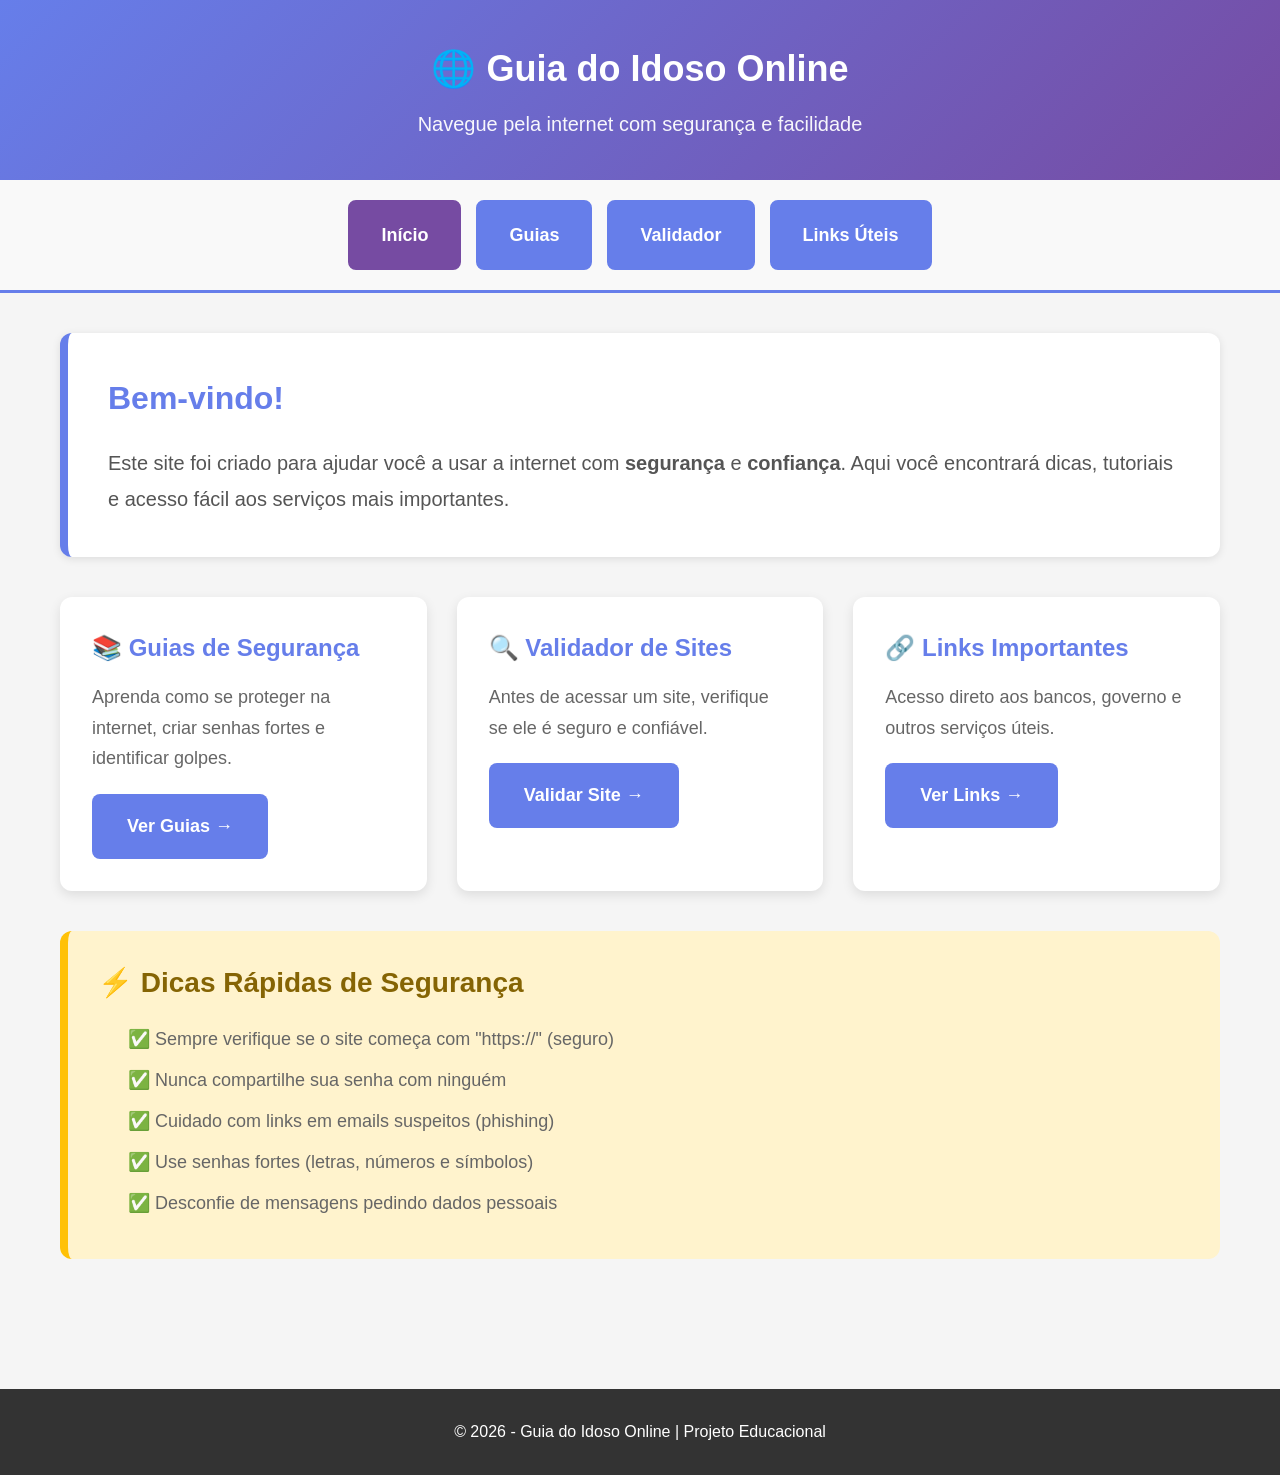
<file: index.html>
<!DOCTYPE html>
<html lang="pt-BR">
<head>
    <meta charset="UTF-8">
    <meta name="viewport" content="width=device-width, initial-scale=1.0">
    <title>Guia do Idoso Online</title>
    <link rel="stylesheet" href="css/style.css">
</head>
<body>
    <header>
        <h1>🌐 Guia do Idoso Online</h1>
        <p>Navegue pela internet com segurança e facilidade</p>
    </header>

    <nav class="menu-principal">
        <a href="index.html" class="menu-btn ativo">Início</a>
        <a href="guias.html" class="menu-btn">Guias</a>
        <a href="validador.html" class="menu-btn">Validador</a>
        <a href="links-uteis.html" class="menu-btn">Links Úteis</a>
    </nav>

    <main>
        <section class="secao-destaque">
            <h2>Bem-vindo!</h2>
            <p>
                Este site foi criado para ajudar você a usar a internet com <strong>segurança</strong> 
                e <strong>confiança</strong>. Aqui você encontrará dicas, tutoriais e acesso fácil 
                aos serviços mais importantes.
            </p>
        </section>

        <section class="cards-container">
            <div class="card">
                <h3>📚 Guias de Segurança</h3>
                <p>Aprenda como se proteger na internet, criar senhas fortes e identificar golpes.</p>
                <a href="guias.html" class="btn-grande">Ver Guias →</a>
            </div>

            <div class="card">
                <h3>🔍 Validador de Sites</h3>
                <p>Antes de acessar um site, verifique se ele é seguro e confiável.</p>
                <a href="validador.html" class="btn-grande">Validar Site →</a>
            </div>

            <div class="card">
                <h3>🔗 Links Importantes</h3>
                <p>Acesso direto aos bancos, governo e outros serviços úteis.</p>
                <a href="links-uteis.html" class="btn-grande">Ver Links →</a>
            </div>
        </section>

        <section class="dicas-rapidas">
            <h2>⚡ Dicas Rápidas de Segurança</h2>
            <ul>
                <li>✅ Sempre verifique se o site começa com "https://" (seguro)</li>
                <li>✅ Nunca compartilhe sua senha com ninguém</li>
                <li>✅ Cuidado com links em emails suspeitos (phishing)</li>
                <li>✅ Use senhas fortes (letras, números e símbolos)</li>
                <li>✅ Desconfie de mensagens pedindo dados pessoais</li>
            </ul>
        </section>
    </main>

    <footer>
        <p>&copy; 2026 - Guia do Idoso Online | Projeto Educacional</p>
    </footer>

    <script src="js/script.js"></script>
</body>
</html>
</file>
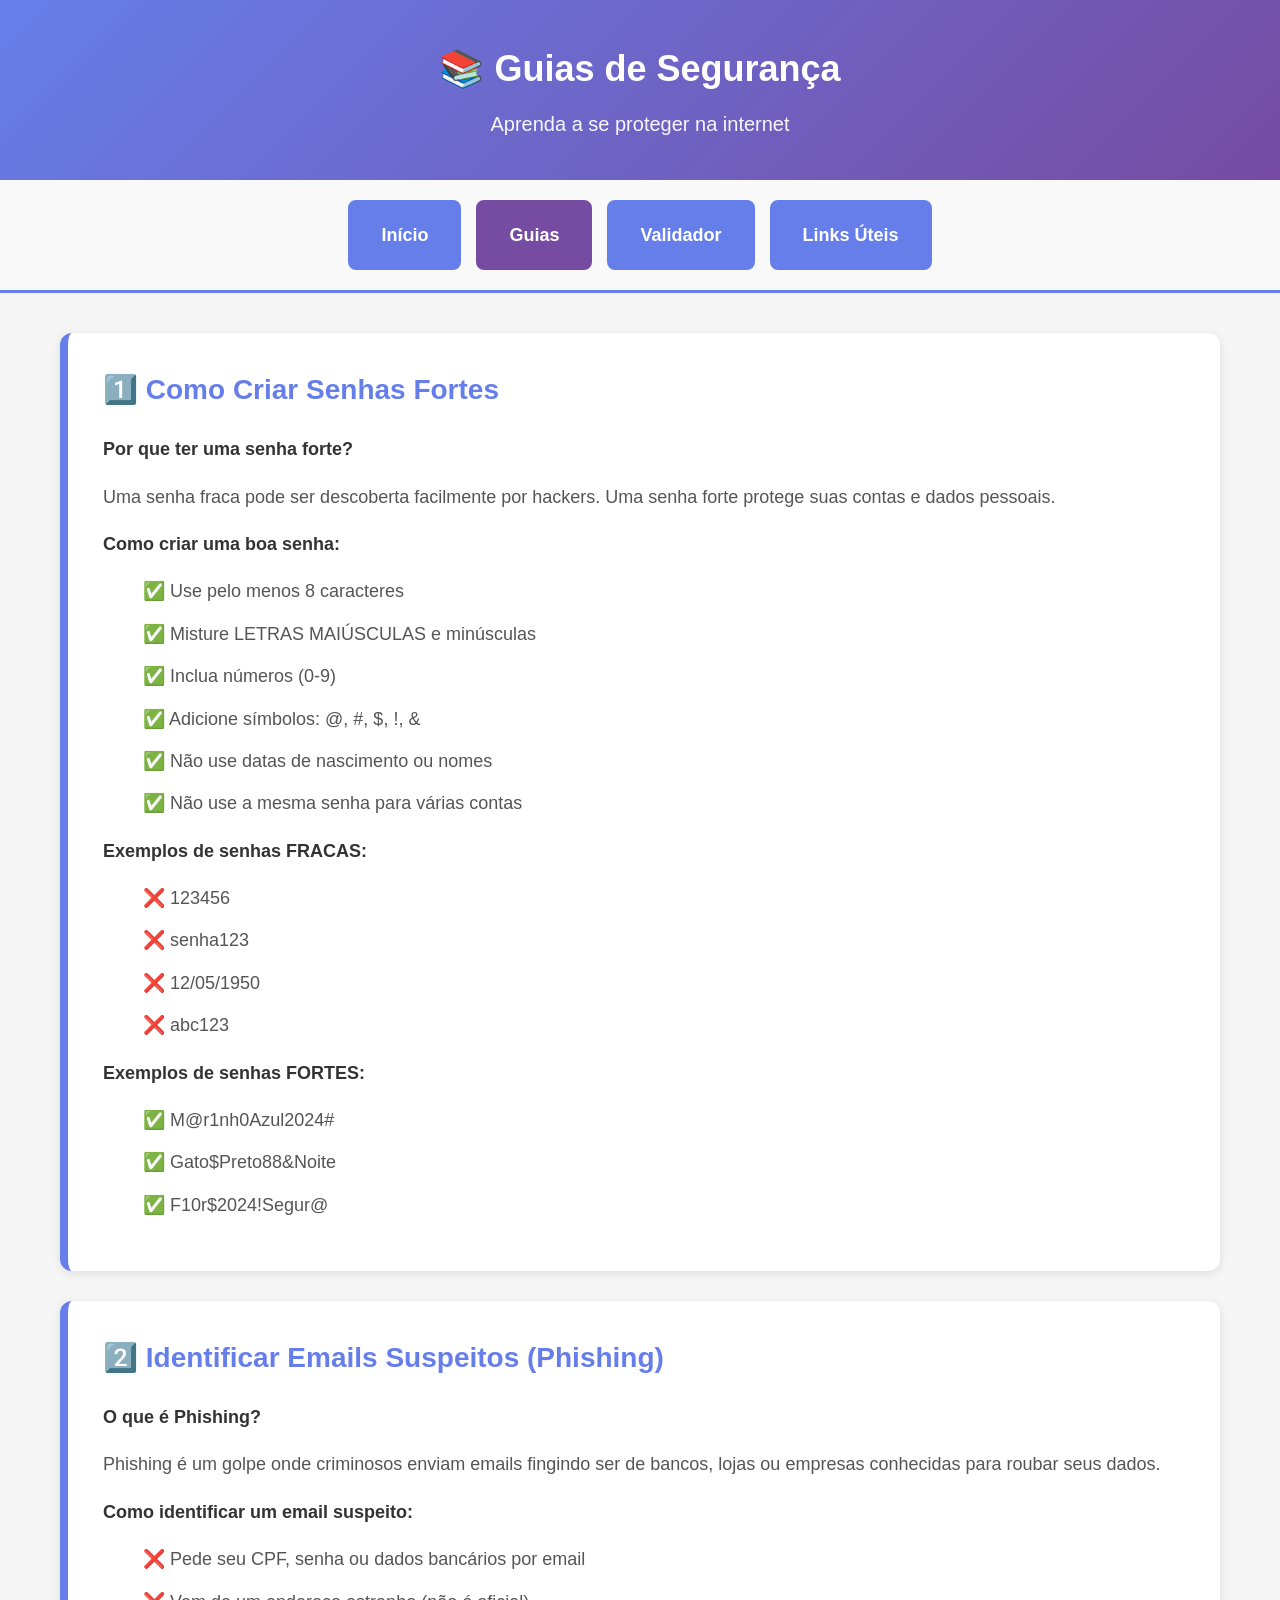
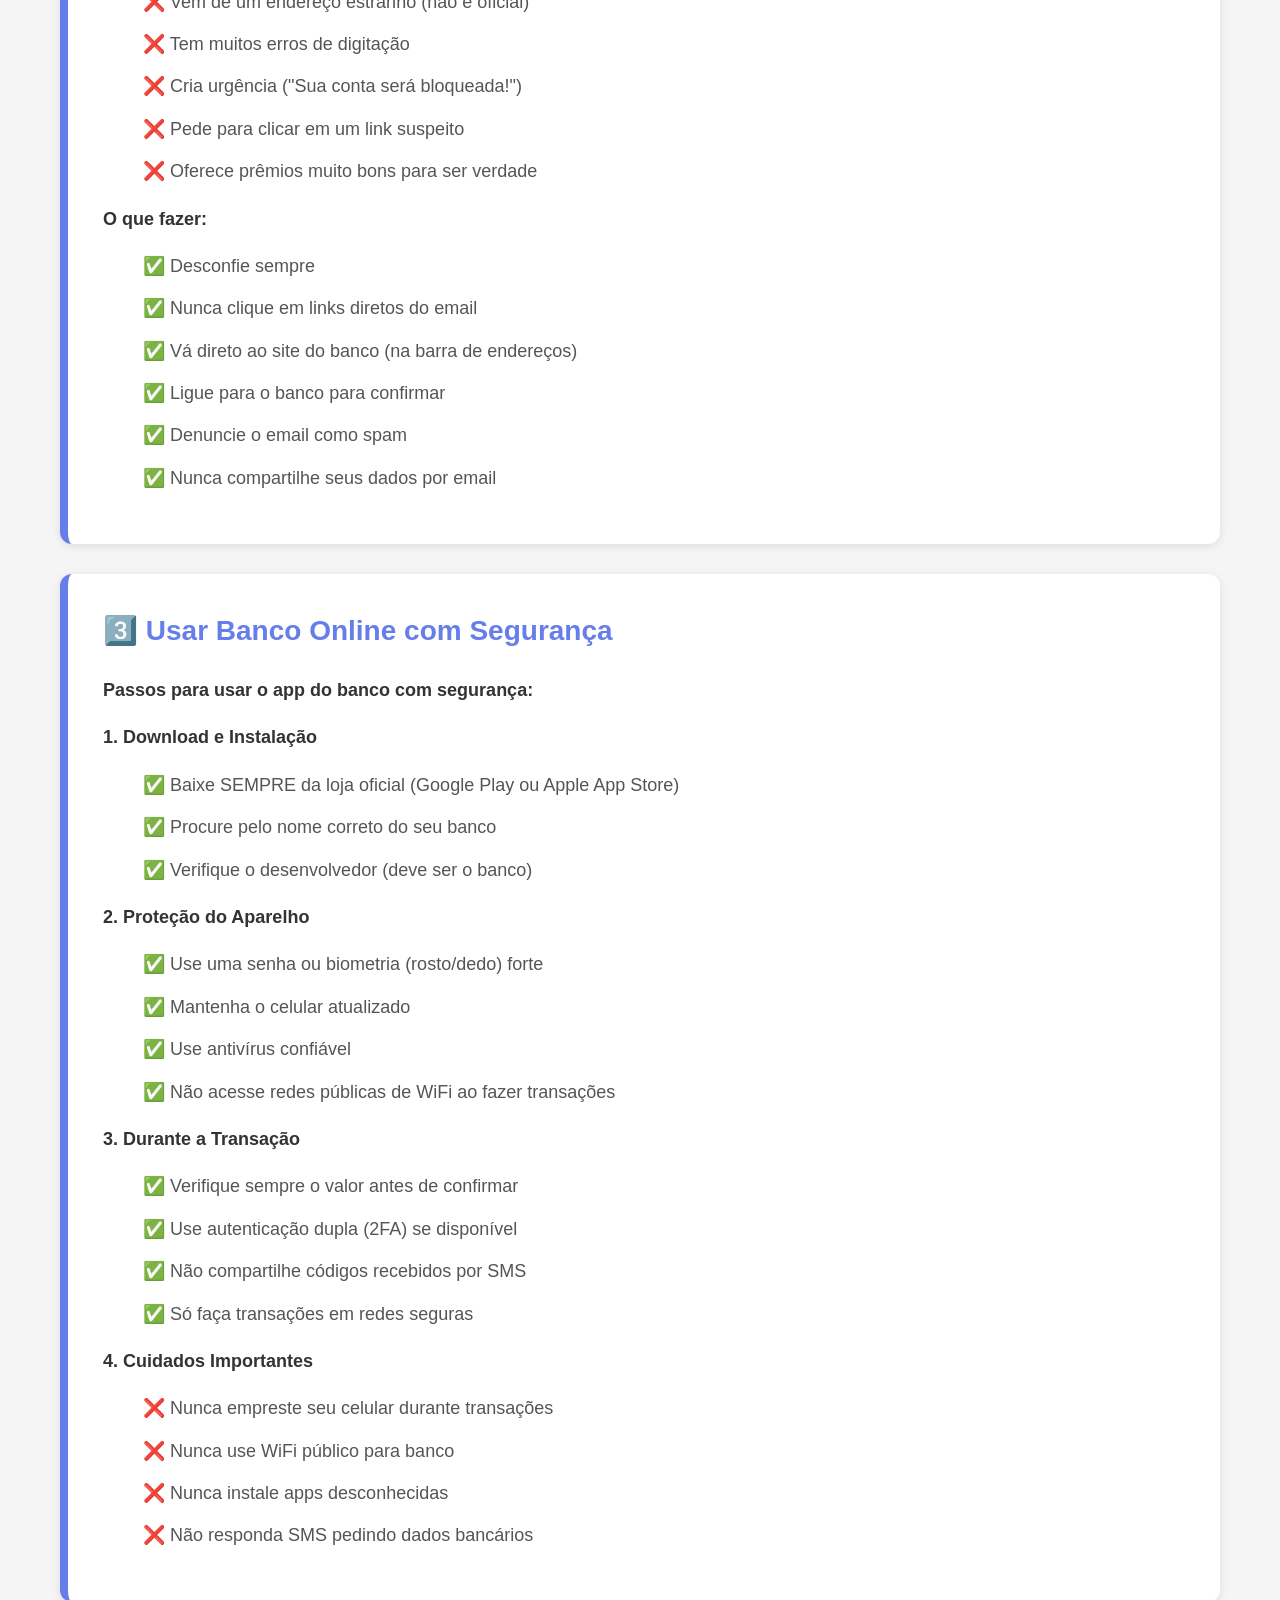
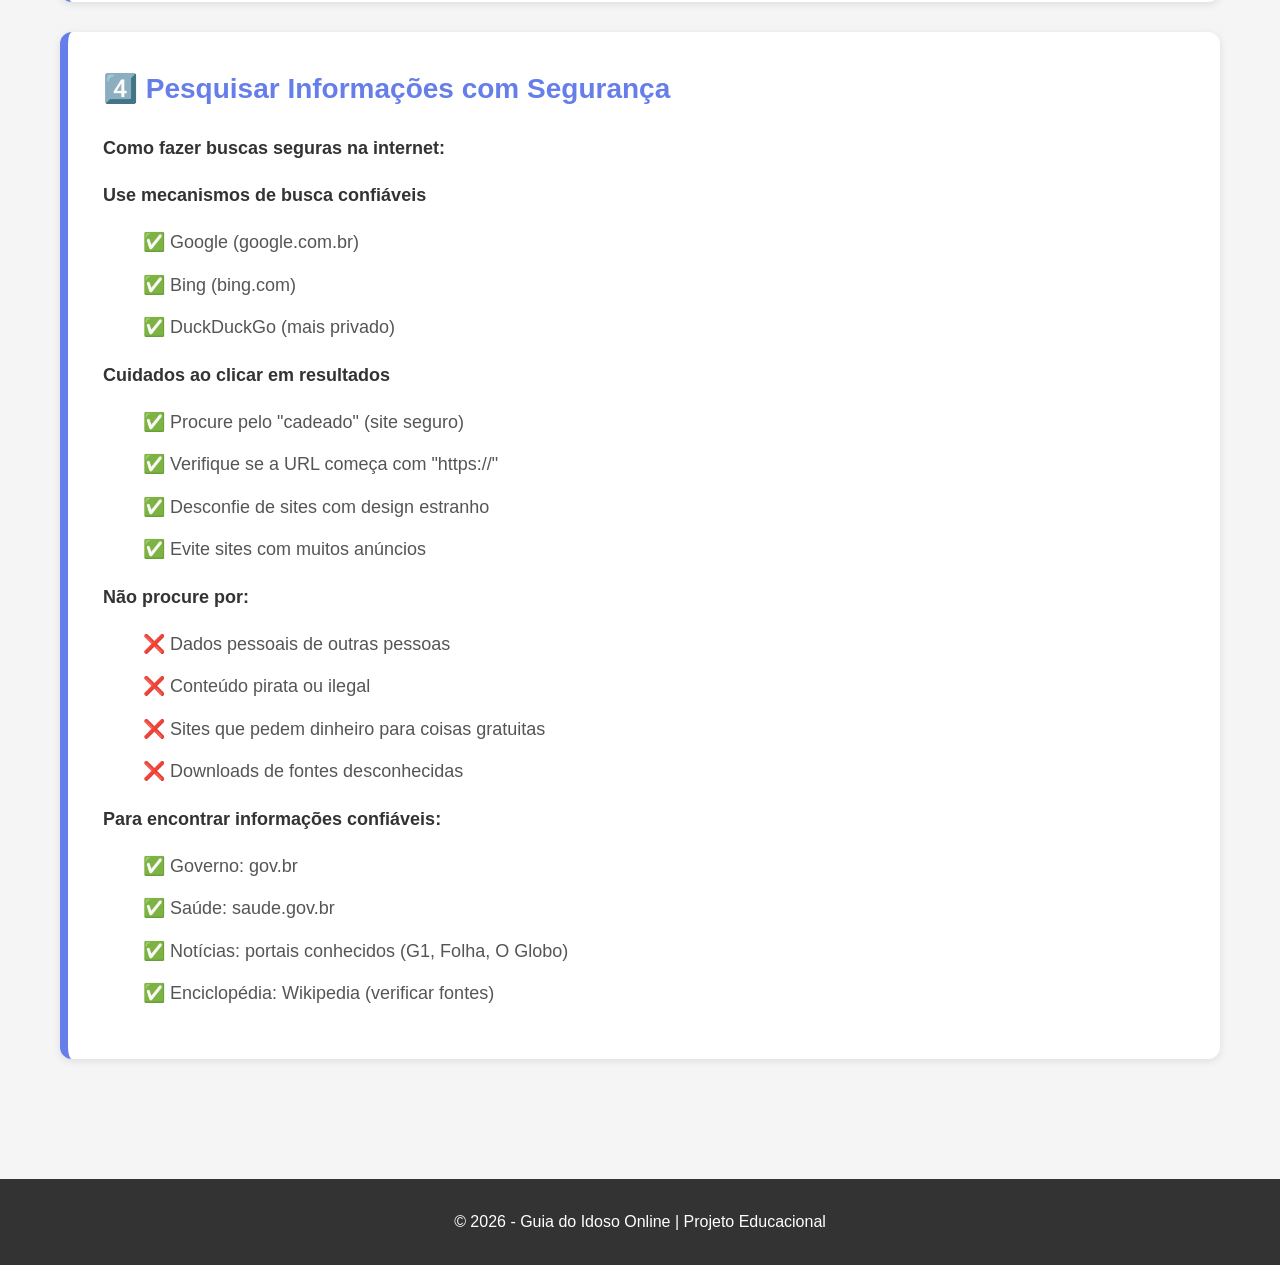
<file: guias.html>
<!DOCTYPE html>
<html lang="pt-BR">
<head>
    <meta charset="UTF-8">
    <meta name="viewport" content="width=device-width, initial-scale=1.0">
    <title>Guias de Segurança - Guia do Idoso Online</title>
    <link rel="stylesheet" href="css/style.css">
</head>
<body>
    <header>
        <h1>📚 Guias de Segurança</h1>
        <p>Aprenda a se proteger na internet</p>
    </header>

    <nav class="menu-principal">
        <a href="index.html" class="menu-btn">Início</a>
        <a href="guias.html" class="menu-btn ativo">Guias</a>
        <a href="validador.html" class="menu-btn">Validador</a>
        <a href="links-uteis.html" class="menu-btn">Links Úteis</a>
    </nav>

    <main>
        <section class="guia">
            <h2>1️⃣ Como Criar Senhas Fortes</h2>
            <div class="conteudo-guia">
                <p><strong>Por que ter uma senha forte?</strong></p>
                <p>Uma senha fraca pode ser descoberta facilmente por hackers. Uma senha forte protege suas contas e dados pessoais.</p>
                
                <p><strong>Como criar uma boa senha:</strong></p>
                <ul>
                    <li>✅ Use pelo menos 8 caracteres</li>
                    <li>✅ Misture LETRAS MAIÚSCULAS e minúsculas</li>
                    <li>✅ Inclua números (0-9)</li>
                    <li>✅ Adicione símbolos: @, #, $, !, &</li>
                    <li>✅ Não use datas de nascimento ou nomes</li>
                    <li>✅ Não use a mesma senha para várias contas</li>
                </ul>

                <p><strong>Exemplos de senhas FRACAS:</strong></p>
                <ul>
                    <li>❌ 123456</li>
                    <li>❌ senha123</li>
                    <li>❌ 12/05/1950</li>
                    <li>❌ abc123</li>
                </ul>

                <p><strong>Exemplos de senhas FORTES:</strong></p>
                <ul>
                    <li>✅ M@r1nh0Azul2024#</li>
                    <li>✅ Gato$Preto88&Noite</li>
                    <li>✅ F10r$2024!Segur@</li>
                </ul>
            </div>
        </section>

        <section class="guia">
            <h2>2️⃣ Identificar Emails Suspeitos (Phishing)</h2>
            <div class="conteudo-guia">
                <p><strong>O que é Phishing?</strong></p>
                <p>Phishing é um golpe onde criminosos enviam emails fingindo ser de bancos, lojas ou empresas conhecidas para roubar seus dados.</p>
                
                <p><strong>Como identificar um email suspeito:</strong></p>
                <ul>
                    <li>❌ Pede seu CPF, senha ou dados bancários por email</li>
                    <li>❌ Vem de um endereço estranho (não é oficial)</li>
                    <li>❌ Tem muitos erros de digitação</li>
                    <li>❌ Cria urgência ("Sua conta será bloqueada!")</li>
                    <li>❌ Pede para clicar em um link suspeito</li>
                    <li>❌ Oferece prêmios muito bons para ser verdade</li>
                </ul>

                <p><strong>O que fazer:</strong></p>
                <ul>
                    <li>✅ Desconfie sempre</li>
                    <li>✅ Nunca clique em links diretos do email</li>
                    <li>✅ Vá direto ao site do banco (na barra de endereços)</li>
                    <li>✅ Ligue para o banco para confirmar</li>
                    <li>✅ Denuncie o email como spam</li>
                    <li>✅ Nunca compartilhe seus dados por email</li>
                </ul>
            </div>
        </section>

        <section class="guia">
            <h2>3️⃣ Usar Banco Online com Segurança</h2>
            <div class="conteudo-guia">
                <p><strong>Passos para usar o app do banco com segurança:</strong></p>
                
                <p><strong>1. Download e Instalação</strong></p>
                <ul>
                    <li>✅ Baixe SEMPRE da loja oficial (Google Play ou Apple App Store)</li>
                    <li>✅ Procure pelo nome correto do seu banco</li>
                    <li>✅ Verifique o desenvolvedor (deve ser o banco)</li>
                </ul>

                <p><strong>2. Proteção do Aparelho</strong></p>
                <ul>
                    <li>✅ Use uma senha ou biometria (rosto/dedo) forte</li>
                    <li>✅ Mantenha o celular atualizado</li>
                    <li>✅ Use antivírus confiável</li>
                    <li>✅ Não acesse redes públicas de WiFi ao fazer transações</li>
                </ul>

                <p><strong>3. Durante a Transação</strong></p>
                <ul>
                    <li>✅ Verifique sempre o valor antes de confirmar</li>
                    <li>✅ Use autenticação dupla (2FA) se disponível</li>
                    <li>✅ Não compartilhe códigos recebidos por SMS</li>
                    <li>✅ Só faça transações em redes seguras</li>
                </ul>

                <p><strong>4. Cuidados Importantes</strong></p>
                <ul>
                    <li>❌ Nunca empreste seu celular durante transações</li>
                    <li>❌ Nunca use WiFi público para banco</li>
                    <li>❌ Nunca instale apps desconhecidas</li>
                    <li>❌ Não responda SMS pedindo dados bancários</li>
                </ul>
            </div>
        </section>

        <section class="guia">
            <h2>4️⃣ Pesquisar Informações com Segurança</h2>
            <div class="conteudo-guia">
                <p><strong>Como fazer buscas seguras na internet:</strong></p>
                
                <p><strong>Use mecanismos de busca confiáveis</strong></p>
                <ul>
                    <li>✅ Google (google.com.br)</li>
                    <li>✅ Bing (bing.com)</li>
                    <li>✅ DuckDuckGo (mais privado)</li>
                </ul>

                <p><strong>Cuidados ao clicar em resultados</strong></p>
                <ul>
                    <li>✅ Procure pelo "cadeado" (site seguro)</li>
                    <li>✅ Verifique se a URL começa com "https://"</li>
                    <li>✅ Desconfie de sites com design estranho</li>
                    <li>✅ Evite sites com muitos anúncios</li>
                </ul>

                <p><strong>Não procure por:</strong></p>
                <ul>
                    <li>❌ Dados pessoais de outras pessoas</li>
                    <li>❌ Conteúdo pirata ou ilegal</li>
                    <li>❌ Sites que pedem dinheiro para coisas gratuitas</li>
                    <li>❌ Downloads de fontes desconhecidas</li>
                </ul>

                <p><strong>Para encontrar informações confiáveis:</strong></p>
                <ul>
                    <li>✅ Governo: gov.br</li>
                    <li>✅ Saúde: saude.gov.br</li>
                    <li>✅ Notícias: portais conhecidos (G1, Folha, O Globo)</li>
                    <li>✅ Enciclopédia: Wikipedia (verificar fontes)</li>
                </ul>
            </div>
        </section>
    </main>

    <footer>
        <p>&copy; 2026 - Guia do Idoso Online | Projeto Educacional</p>
    </footer>

    <script src="js/script.js"></script>
</body>
</html>
</file>
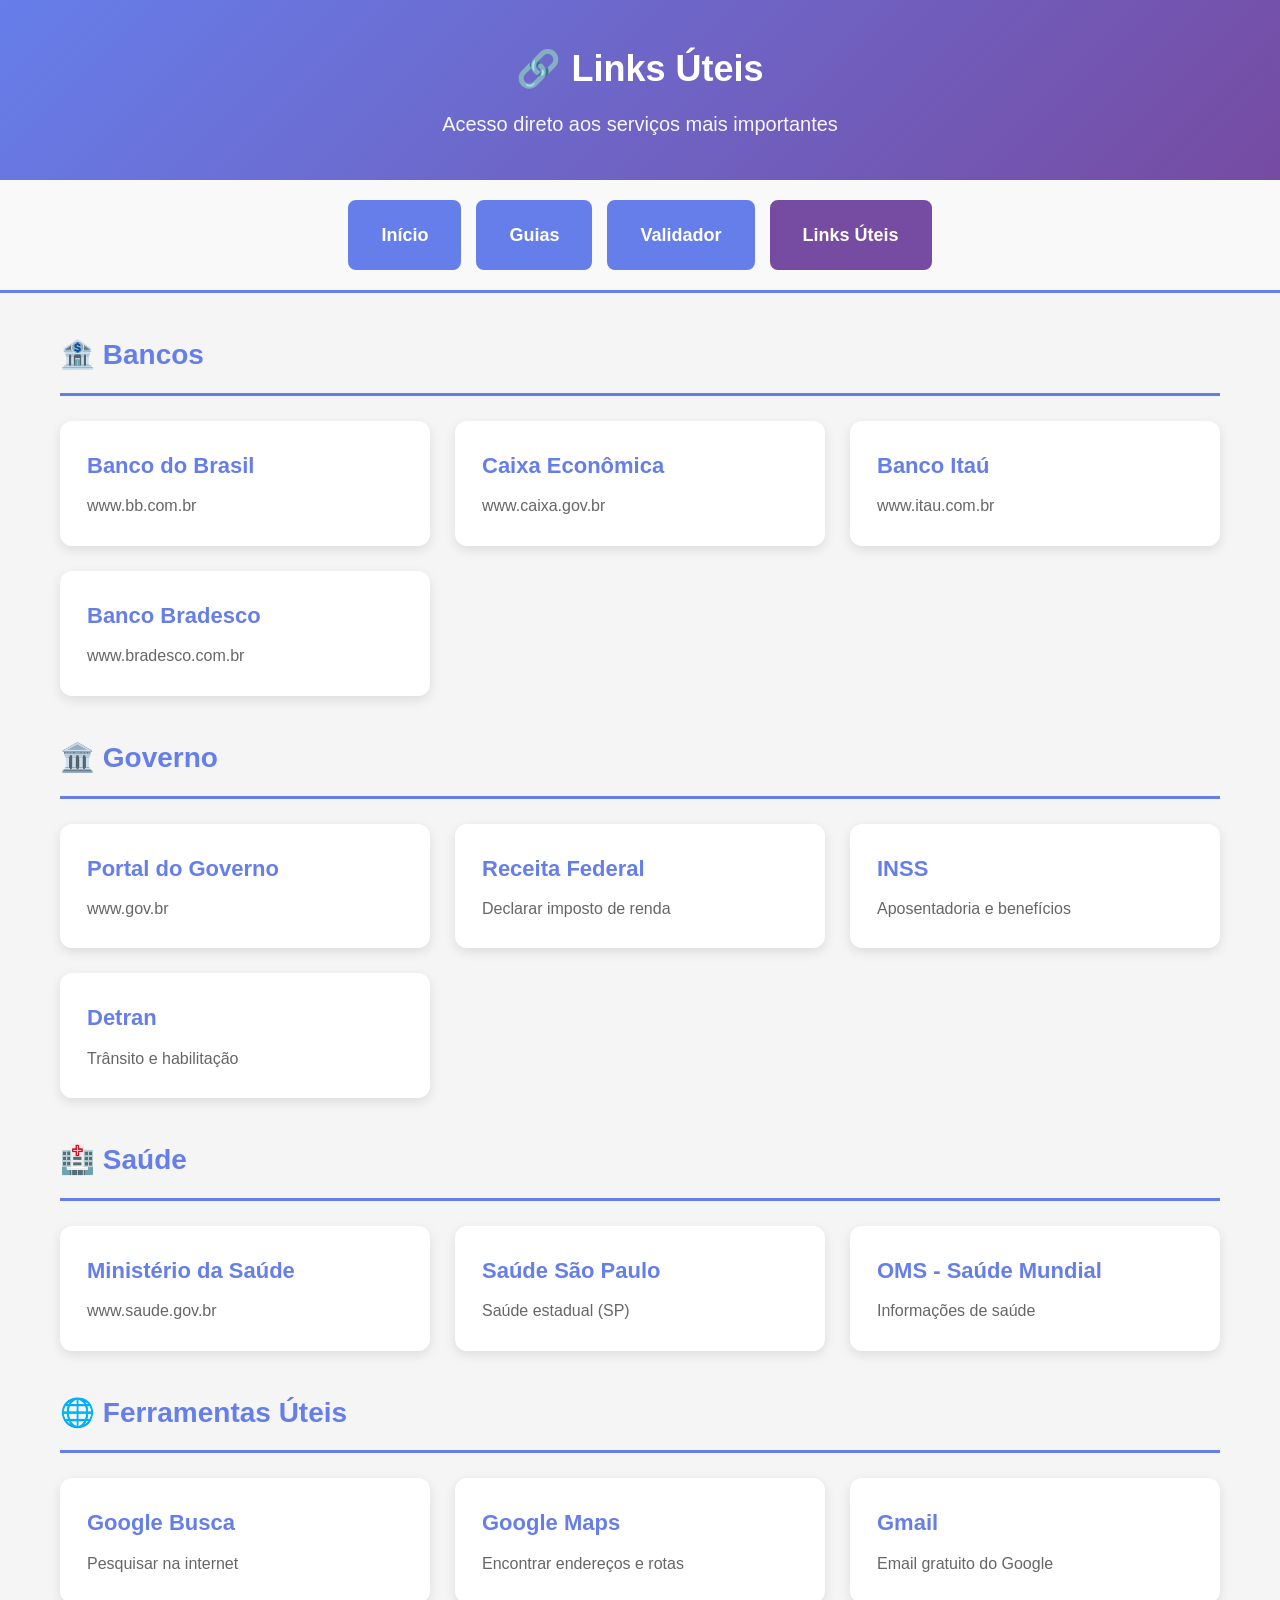
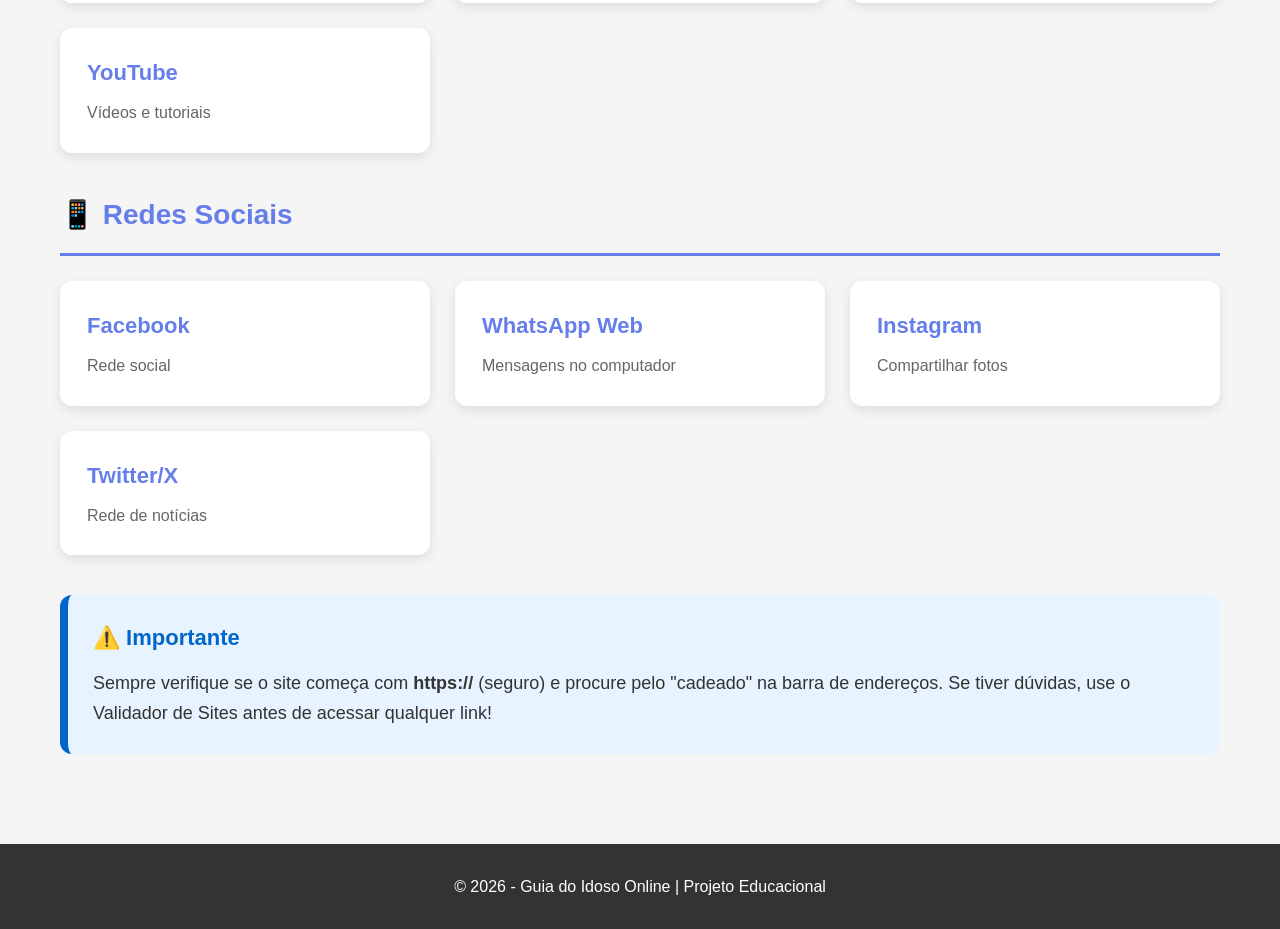
<file: links-uteis.html>
<!DOCTYPE html>
<html lang="pt-BR">
<head>
    <meta charset="UTF-8">
    <meta name="viewport" content="width=device-width, initial-scale=1.0">
    <title>Links Úteis - Guia do Idoso Online</title>
    <link rel="stylesheet" href="css/style.css">
</head>
<body>
    <header>
        <h1>🔗 Links Úteis</h1>
        <p>Acesso direto aos serviços mais importantes</p>
    </header>

    <nav class="menu-principal">
        <a href="index.html" class="menu-btn">Início</a>
        <a href="guias.html" class="menu-btn">Guias</a>
        <a href="validador.html" class="menu-btn">Validador</a>
        <a href="links-uteis.html" class="menu-btn ativo">Links Úteis</a>
    </nav>

    <main>
        <section class="categoria-links">
            <h2>🏦 Bancos</h2>
            <div class="links-grid">
                <a href="https://www.bb.com.br" target="_blank" class="link-card">
                    <h3>Banco do Brasil</h3>
                    <p>www.bb.com.br</p>
                </a>
                <a href="https://www.caixa.gov.br" target="_blank" class="link-card">
                    <h3>Caixa Econômica</h3>
                    <p>www.caixa.gov.br</p>
                </a>
                <a href="https://www.itau.com.br" target="_blank" class="link-card">
                    <h3>Banco Itaú</h3>
                    <p>www.itau.com.br</p>
                </a>
                <a href="https://www.bradesco.com.br" target="_blank" class="link-card">
                    <h3>Banco Bradesco</h3>
                    <p>www.bradesco.com.br</p>
                </a>
            </div>
        </section>

        <section class="categoria-links">
            <h2>🏛️ Governo</h2>
            <div class="links-grid">
                <a href="https://www.gov.br" target="_blank" class="link-card">
                    <h3>Portal do Governo</h3>
                    <p>www.gov.br</p>
                </a>
                <a href="https://www.receita.fazenda.gov.br" target="_blank" class="link-card">
                    <h3>Receita Federal</h3>
                    <p>Declarar imposto de renda</p>
                </a>
                <a href="https://www.inss.gov.br" target="_blank" class="link-card">
                    <h3>INSS</h3>
                    <p>Aposentadoria e benefícios</p>
                </a>
                <a href="https://www.detran.sp.gov.br" target="_blank" class="link-card">
                    <h3>Detran</h3>
                    <p>Trânsito e habilitação</p>
                </a>
            </div>
        </section>

        <section class="categoria-links">
            <h2>🏥 Saúde</h2>
            <div class="links-grid">
                <a href="https://www.saude.gov.br" target="_blank" class="link-card">
                    <h3>Ministério da Saúde</h3>
                    <p>www.saude.gov.br</p>
                </a>
                <a href="https://www.saude.sp.gov.br" target="_blank" class="link-card">
                    <h3>Saúde São Paulo</h3>
                    <p>Saúde estadual (SP)</p>
                </a>
                <a href="https://www.who.int/pt" target="_blank" class="link-card">
                    <h3>OMS - Saúde Mundial</h3>
                    <p>Informações de saúde</p>
                </a>
            </div>
        </section>

        <section class="categoria-links">
            <h2>🌐 Ferramentas Úteis</h2>
            <div class="links-grid">
                <a href="https://www.google.com.br" target="_blank" class="link-card">
                    <h3>Google Busca</h3>
                    <p>Pesquisar na internet</p>
                </a>
                <a href="https://www.google.com.br/maps" target="_blank" class="link-card">
                    <h3>Google Maps</h3>
                    <p>Encontrar endereços e rotas</p>
                </a>
                <a href="https://www.gmail.com" target="_blank" class="link-card">
                    <h3>Gmail</h3>
                    <p>Email gratuito do Google</p>
                </a>
                <a href="https://www.youtube.com" target="_blank" class="link-card">
                    <h3>YouTube</h3>
                    <p>Vídeos e tutoriais</p>
                </a>
            </div>
        </section>

        <section class="categoria-links">
            <h2>📱 Redes Sociais</h2>
            <div class="links-grid">
                <a href="https://www.facebook.com" target="_blank" class="link-card">
                    <h3>Facebook</h3>
                    <p>Rede social</p>
                </a>
                <a href="https://www.whatsapp.com" target="_blank" class="link-card">
                    <h3>WhatsApp Web</h3>
                    <p>Mensagens no computador</p>
                </a>
                <a href="https://www.instagram.com" target="_blank" class="link-card">
                    <h3>Instagram</h3>
                    <p>Compartilhar fotos</p>
                </a>
                <a href="https://www.twitter.com" target="_blank" class="link-card">
                    <h3>Twitter/X</h3>
                    <p>Rede de notícias</p>
                </a>
            </div>
        </section>

        <section class="aviso-links">
            <h3>⚠️ Importante</h3>
            <p>
                Sempre verifique se o site começa com <strong>https://</strong> (seguro) e procure 
                pelo "cadeado" na barra de endereços. Se tiver dúvidas, use o Validador de Sites 
                antes de acessar qualquer link!
            </p>
        </section>
    </main>

    <footer>
        <p>&copy; 2026 - Guia do Idoso Online | Projeto Educacional</p>
    </footer>

    <script src="js/script.js"></script>
</body>
</html>
</file>
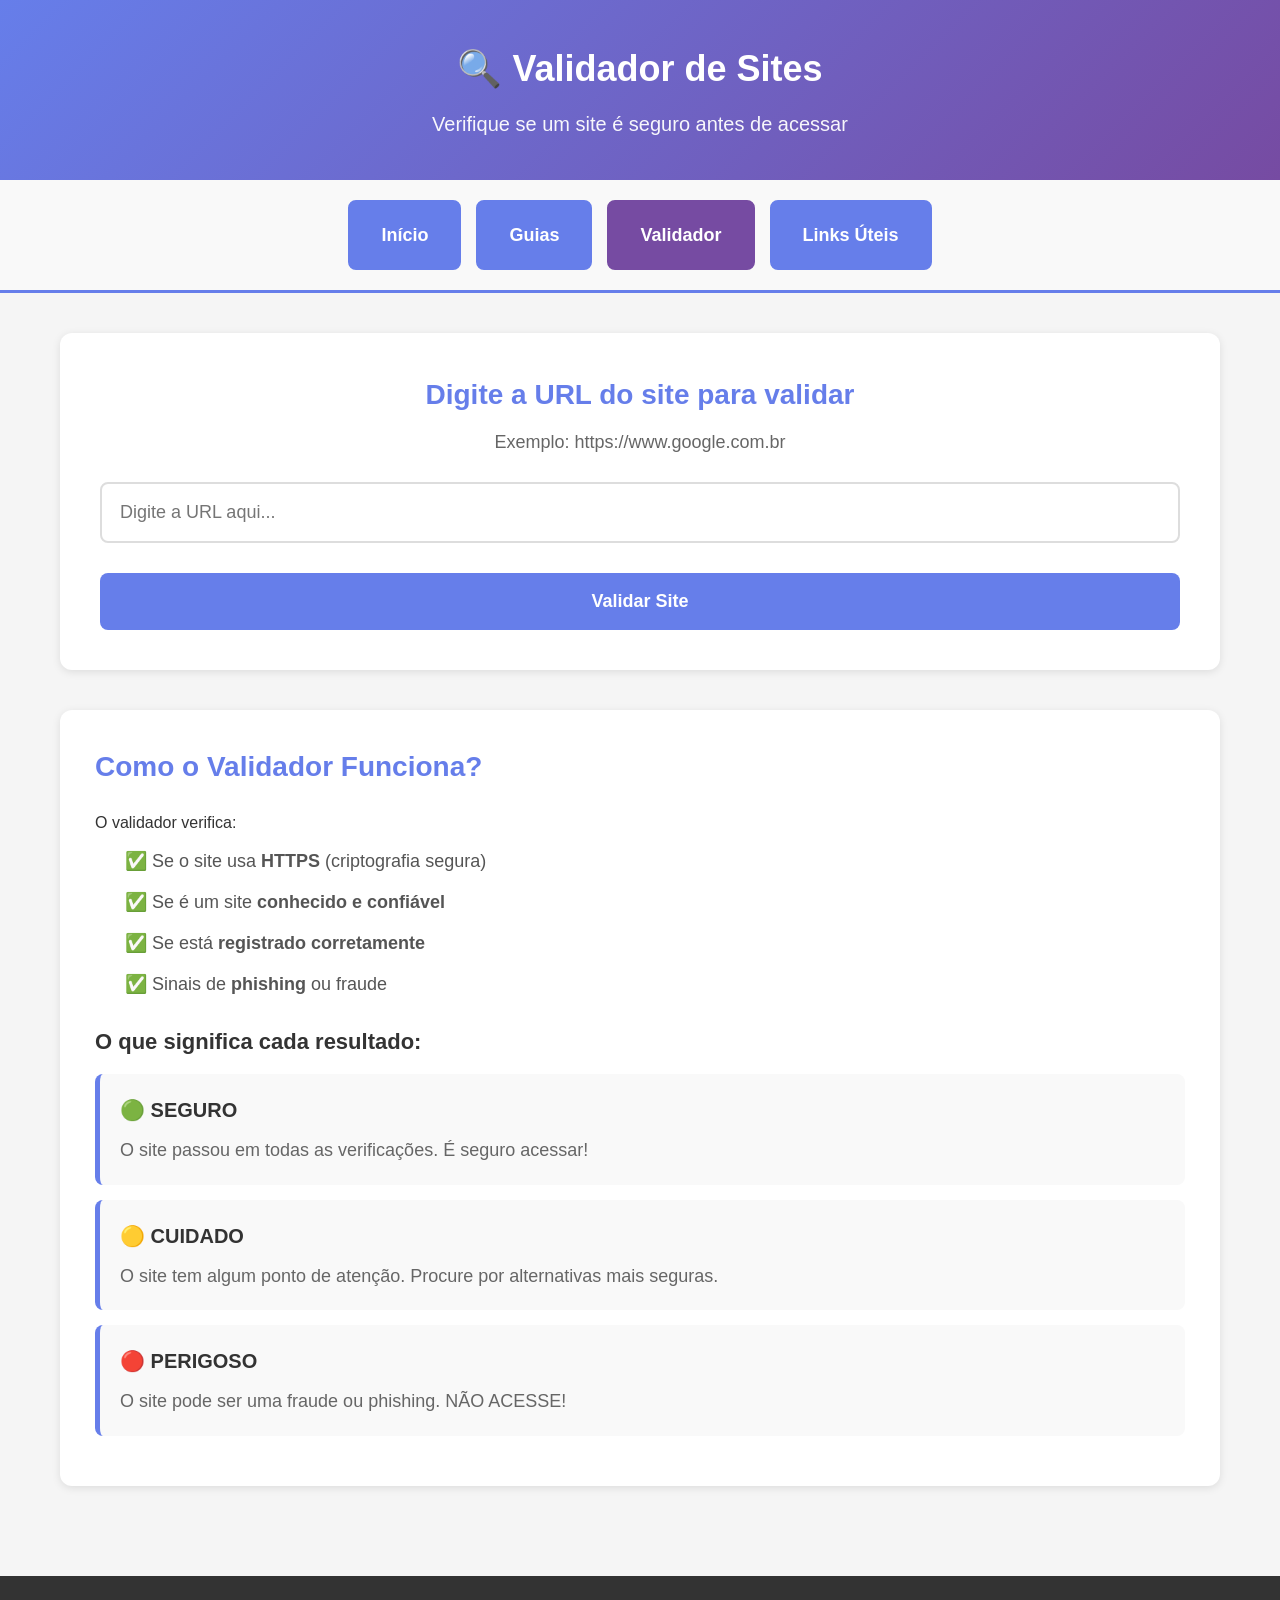
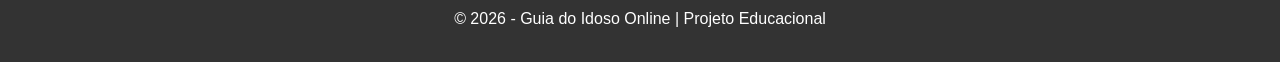
<file: validador.html>
<!DOCTYPE html>
<html lang="pt-BR">
<head>
    <meta charset="UTF-8">
    <meta name="viewport" content="width=device-width, initial-scale=1.0">
    <title>Validador de Sites - Guia do Idoso Online</title>
    <link rel="stylesheet" href="css/style.css">
</head>
<body>
    <header>
        <h1>🔍 Validador de Sites</h1>
        <p>Verifique se um site é seguro antes de acessar</p>
    </header>

    <nav class="menu-principal">
        <a href="index.html" class="menu-btn">Início</a>
        <a href="guias.html" class="menu-btn">Guias</a>
        <a href="validador.html" class="menu-btn ativo">Validador</a>
        <a href="links-uteis.html" class="menu-btn">Links Úteis</a>
    </nav>

    <main>
        <section class="formulario-validacao">
            <h2>Digite a URL do site para validar</h2>
            <p>Exemplo: https://www.google.com.br</p>
            
            <div class="formulario">
                <input 
                    type="text" 
                    id="urlInput" 
                    placeholder="Digite a URL aqui..." 
                    class="input-grande"
                >
                <button onclick="validarSite()" class="btn-grande btn-validar">Validar Site</button>
            </div>
        </section>

        <section id="resultado" style="display: none;">
            <div class="resultado-box">
                <h2 id="tituloResultado"></h2>
                <div id="detalhesResultado"></div>
            </div>
        </section>

        <section class="info-validacao">
            <h2>Como o Validador Funciona?</h2>
            <p>O validador verifica:</p>
            <ul>
                <li>✅ Se o site usa <strong>HTTPS</strong> (criptografia segura)</li>
                <li>✅ Se é um site <strong>conhecido e confiável</strong></li>
                <li>✅ Se está <strong>registrado corretamente</strong></li>
                <li>✅ Sinais de <strong>phishing</strong> ou fraude</li>
            </ul>
            
            <h3>O que significa cada resultado:</h3>
            <div class="resultado-info">
                <h4>🟢 SEGURO</h4>
                <p>O site passou em todas as verificações. É seguro acessar!</p>
            </div>
            <div class="resultado-info">
                <h4>🟡 CUIDADO</h4>
                <p>O site tem algum ponto de atenção. Procure por alternativas mais seguras.</p>
            </div>
            <div class="resultado-info">
                <h4>🔴 PERIGOSO</h4>
                <p>O site pode ser uma fraude ou phishing. NÃO ACESSE!</p>
            </div>
        </section>
    </main>

    <footer>
        <p>&copy; 2026 - Guia do Idoso Online | Projeto Educacional</p>
    </footer>

    <script src="js/script.js"></script>
</body>
</html>
</file>
<file: css/style.css>
/* ========================================
   ESTILOS GERAIS - Design Acessível
   ======================================== */

* {
    margin: 0;
    padding: 0;
    box-sizing: border-box;
}

body {
    font-family: 'Segoe UI', Tahoma, Geneva, Verdana, sans-serif;
    background-color: #f5f5f5;
    color: #333;
    line-height: 1.6;
}

/* ========================================
   HEADER
   ======================================== */

header {
    background: linear-gradient(135deg, #667eea 0%, #764ba2 100%);
    color: white;
    padding: 40px 20px;
    text-align: center;
    box-shadow: 0 4px 6px rgba(0, 0, 0, 0.1);
}

header h1 {
    font-size: 36px;
    margin-bottom: 10px;
    font-weight: 700;
}

header p {
    font-size: 20px;
    opacity: 0.95;
}

/* ========================================
   NAVEGAÇÃO PRINCIPAL
   ======================================== */

.menu-principal {
    display: flex;
    justify-content: center;
    gap: 15px;
    background-color: #f9f9f9;
    padding: 20px;
    flex-wrap: wrap;
    border-bottom: 3px solid #667eea;
}

.menu-btn {
    padding: 18px 30px;
    background-color: #667eea;
    color: white;
    text-decoration: none;
    border-radius: 8px;
    font-size: 18px;
    font-weight: 600;
    cursor: pointer;
    transition: all 0.3s ease;
    border: 3px solid #667eea;
}

.menu-btn:hover {
    background-color: #764ba2;
    border-color: #764ba2;
    transform: translateY(-2px);
    box-shadow: 0 4px 8px rgba(0, 0, 0, 0.15);
}

.menu-btn.ativo {
    background-color: #764ba2;
    border-color: #764ba2;
}

/* ========================================
   MAIN CONTENT
   ======================================== */

main {
    max-width: 1200px;
    margin: 0 auto;
    padding: 40px 20px;
}

/* ========================================
   SEÇÕES E CARDS
   ======================================== */

.secao-destaque {
    background-color: white;
    padding: 40px;
    border-radius: 12px;
    margin-bottom: 40px;
    box-shadow: 0 2px 8px rgba(0, 0, 0, 0.1);
    border-left: 8px solid #667eea;
}

.secao-destaque h2 {
    font-size: 32px;
    margin-bottom: 20px;
    color: #667eea;
}

.secao-destaque p {
    font-size: 20px;
    line-height: 1.8;
    color: #555;
}

/* ========================================
   CARDS CONTAINER
   ======================================== */

.cards-container {
    display: grid;
    grid-template-columns: repeat(auto-fit, minmax(300px, 1fr));
    gap: 30px;
    margin-bottom: 40px;
}

.card {
    background-color: white;
    padding: 30px;
    border-radius: 12px;
    box-shadow: 0 4px 12px rgba(0, 0, 0, 0.1);
    transition: all 0.3s ease;
    border: 2px solid transparent;
}

.card:hover {
    transform: translateY(-10px);
    box-shadow: 0 8px 20px rgba(0, 0, 0, 0.15);
    border-color: #667eea;
}

.card h3 {
    font-size: 24px;
    margin-bottom: 15px;
    color: #667eea;
}

.card p {
    font-size: 18px;
    margin-bottom: 20px;
    color: #666;
    line-height: 1.7;
}

/* ========================================
   BOTÕES
   ======================================== */

.btn-grande {
    display: inline-block;
    padding: 18px 35px;
    background-color: #667eea;
    color: white;
    text-decoration: none;
    border-radius: 8px;
    font-size: 18px;
    font-weight: 600;
    cursor: pointer;
    border: none;
    transition: all 0.3s ease;
    text-align: center;
}

.btn-grande:hover {
    background-color: #764ba2;
    transform: scale(1.05);
    box-shadow: 0 6px 15px rgba(102, 126, 234, 0.4);
}

.btn-validar {
    width: 100%;
    margin-top: 15px;
}

/* ========================================
   DICAS RÁPIDAS
   ======================================== */

.dicas-rapidas {
    background-color: #fff3cd;
    padding: 30px;
    border-radius: 12px;
    border-left: 8px solid #ffc107;
    margin-bottom: 40px;
}

.dicas-rapidas h2 {
    font-size: 28px;
    margin-bottom: 20px;
    color: #856404;
}

.dicas-rapidas ul {
    list-style: none;
    padding-left: 0;
}

.dicas-rapidas li {
    font-size: 18px;
    margin: 12px 0;
    color: #666;
    padding-left: 30px;
    position: relative;
}

/* ========================================
   GUIAS
   ======================================== */

.guia {
    background-color: white;
    padding: 35px;
    border-radius: 12px;
    margin-bottom: 30px;
    box-shadow: 0 2px 8px rgba(0, 0, 0, 0.1);
    border-left: 8px solid #667eea;
}

.guia h2 {
    font-size: 28px;
    margin-bottom: 20px;
    color: #667eea;
}

.conteudo-guia {
    font-size: 18px;
    line-height: 1.8;
    color: #555;
}

.conteudo-guia p {
    margin-bottom: 15px;
}

.conteudo-guia p strong {
    color: #333;
    font-weight: 600;
}

.conteudo-guia ul {
    margin: 15px 0 15px 30px;
    list-style: none;
}

.conteudo-guia li {
    margin: 10px 0;
    padding-left: 10px;
}

/* ========================================
   VALIDADOR
   ======================================== */

.formulario-validacao {
    background-color: white;
    padding: 40px;
    border-radius: 12px;
    margin-bottom: 40px;
    box-shadow: 0 2px 8px rgba(0, 0, 0, 0.1);
    text-align: center;
}

.formulario-validacao h2 {
    font-size: 28px;
    margin-bottom: 10px;
    color: #667eea;
}

.formulario-validacao p {
    font-size: 18px;
    margin-bottom: 25px;
    color: #666;
}

.formulario {
    display: flex;
    flex-direction: column;
    gap: 15px;
}

.input-grande {
    padding: 18px;
    font-size: 18px;
    border: 2px solid #ddd;
    border-radius: 8px;
    transition: border-color 0.3s ease;
}

.input-grande:focus {
    outline: none;
    border-color: #667eea;
    box-shadow: 0 0 0 3px rgba(102, 126, 234, 0.1);
}

#resultado {
    margin-bottom: 40px;
}

.resultado-box {
    background-color: white;
    padding: 35px;
    border-radius: 12px;
    box-shadow: 0 2px 8px rgba(0, 0, 0, 0.1);
}

.resultado-box h2 {
    font-size: 28px;
    margin-bottom: 20px;
}

#detalhesResultado {
    font-size: 18px;
    line-height: 1.8;
}

/* ========================================
   RESULTADO - STATUS
   ======================================== */

.seguro {
    color: #28a745;
    border-left: 8px solid #28a745;
}

.seguro h2 {
    color: #28a745;
}

.cuidado {
    color: #ffc107;
    border-left: 8px solid #ffc107;
}

.cuidado h2 {
    color: #ffc107;
}

.perigoso {
    color: #dc3545;
    border-left: 8px solid #dc3545;
}

.perigoso h2 {
    color: #dc3545;
}

/* ========================================
   INFORMAÇÕES DE VALIDAÇÃO
   ======================================== */

.info-validacao {
    background-color: white;
    padding: 35px;
    border-radius: 12px;
    box-shadow: 0 2px 8px rgba(0, 0, 0, 0.1);
}

.info-validacao h2 {
    font-size: 28px;
    margin-bottom: 20px;
    color: #667eea;
}

.info-validacao h3 {
    font-size: 22px;
    margin-top: 25px;
    margin-bottom: 15px;
    color: #333;
}

.info-validacao ul {
    margin-left: 30px;
    list-style: none;
}

.info-validacao li {
    font-size: 18px;
    margin: 12px 0;
    color: #555;
}

.resultado-info {
    background-color: #f9f9f9;
    padding: 20px;
    border-radius: 8px;
    margin: 15px 0;
    border-left: 5px solid #667eea;
}

.resultado-info h4 {
    font-size: 20px;
    margin-bottom: 10px;
    color: #333;
}

.resultado-info p {
    font-size: 18px;
    color: #666;
}

/* ========================================
   LINKS ÚTEIS
   ======================================== */

.categoria-links {
    margin-bottom: 40px;
}

.categoria-links h2 {
    font-size: 28px;
    margin-bottom: 25px;
    color: #667eea;
    padding-bottom: 15px;
    border-bottom: 3px solid #667eea;
}

.links-grid {
    display: grid;
    grid-template-columns: repeat(auto-fill, minmax(280px, 1fr));
    gap: 25px;
    margin-bottom: 30px;
}

.link-card {
    background-color: white;
    padding: 25px;
    border-radius: 12px;
    text-decoration: none;
    box-shadow: 0 4px 12px rgba(0, 0, 0, 0.1);
    transition: all 0.3s ease;
    border: 2px solid transparent;
    display: block;
}

.link-card:hover {
    transform: translateY(-8px);
    box-shadow: 0 8px 20px rgba(0, 0, 0, 0.15);
    border-color: #667eea;
}

.link-card h3 {
    font-size: 22px;
    margin-bottom: 10px;
    color: #667eea;
}

.link-card p {
    font-size: 16px;
    color: #666;
}

.aviso-links {
    background-color: #e7f3ff;
    padding: 25px;
    border-radius: 12px;
    border-left: 8px solid #0066cc;
    margin-top: 30px;
}

.aviso-links h3 {
    font-size: 22px;
    margin-bottom: 12px;
    color: #0066cc;
}

.aviso-links p {
    font-size: 18px;
    color: #333;
    line-height: 1.7;
}

/* ========================================
   FOOTER
   ======================================== */

footer {
    background-color: #333;
    color: white;
    text-align: center;
    padding: 30px 20px;
    margin-top: 50px;
    font-size: 16px;
}

/* ========================================
   RESPONSIVIDADE
   ======================================== */

@media (max-width: 768px) {
    header h1 {
        font-size: 28px;
    }

    header p {
        font-size: 16px;
    }

    .menu-principal {
        flex-direction: column;
        gap: 10px;
    }

    .menu-btn {
        width: 100%;
        padding: 15px 20px;
        font-size: 16px;
    }

    main {
        padding: 20px 15px;
    }

    .secao-destaque {
        padding: 20px;
    }

    .secao-destaque h2 {
        font-size: 24px;
    }

    .secao-destaque p {
        font-size: 16px;
    }

    .card h3 {
        font-size: 20px;
    }

    .card p {
        font-size: 16px;
    }

    .guia {
        padding: 20px;
    }

    .guia h2 {
        font-size: 22px;
    }

    .conteudo-guia {
        font-size: 16px;
    }

    .links-grid {
        grid-template-columns: 1fr;
    }

    .formulario {
        flex-direction: column;
    }

    .input-grande {
        padding: 15px;
        font-size: 16px;
    }
}

@media (max-width: 480px) {
    header h1 {
        font-size: 22px;
    }

    .btn-grande {
        padding: 15px 25px;
        font-size: 16px;
    }

    .card {
        padding: 20px;
    }

    .dicas-rapidas {
        padding: 20px;
    }

    .dicas-rapidas h2 {
        font-size: 22px;
    }

    .dicas-rapidas li {
        font-size: 16px;
    }
}
</file>
